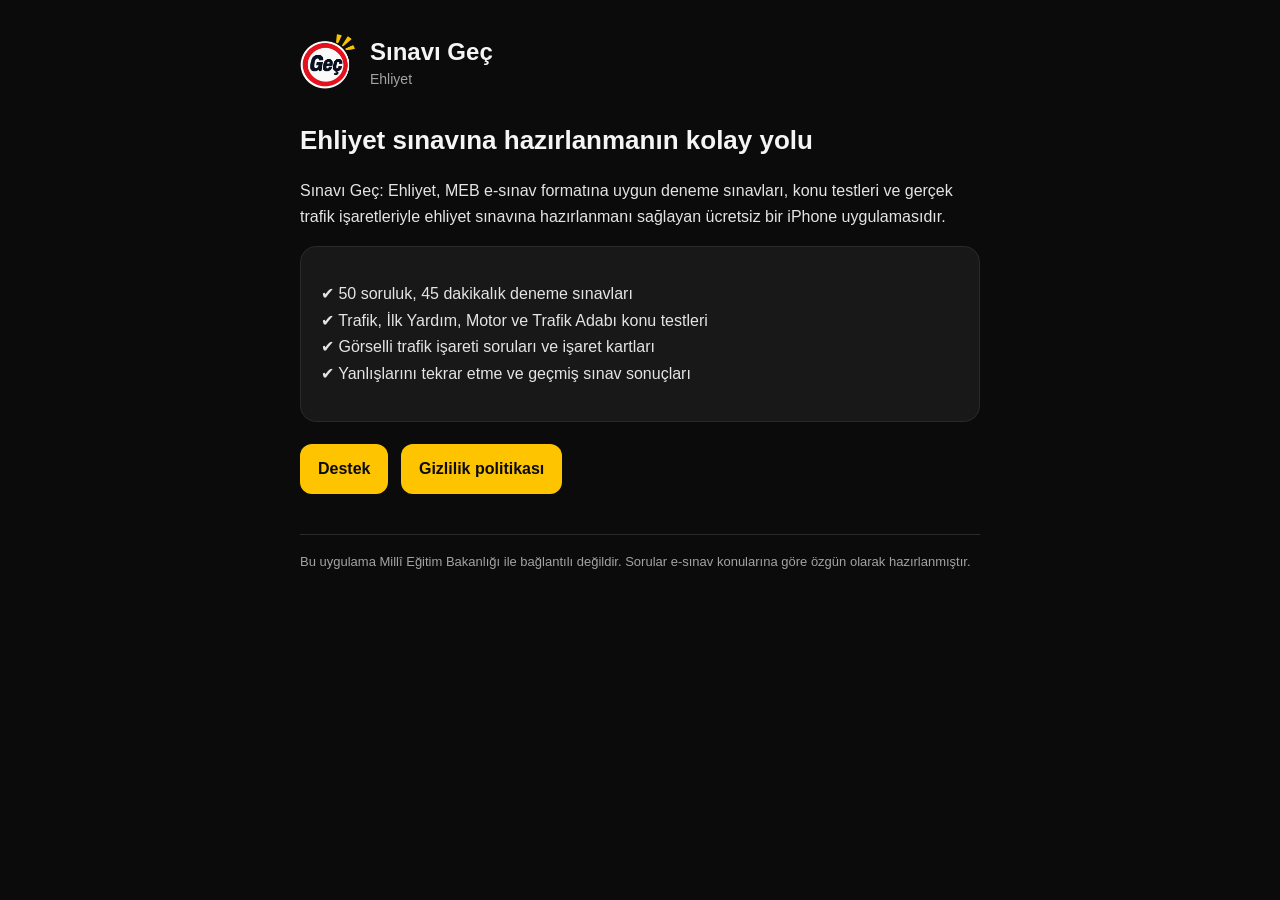
<file: index.html>
<!DOCTYPE html>
<html lang="tr">
<head>
<meta charset="utf-8">
<meta name="viewport" content="width=device-width, initial-scale=1">
<title>Sınavı Geç: Ehliyet</title>
<link rel="stylesheet" href="stil.css">
</head>
<body>
<main>
  <header>
    <img src="logo.png" alt="Sınavı Geç logosu">
    <div><div class="ad">Sınavı Geç</div><div class="alt">Ehliyet</div></div>
  </header>
  <h1>Ehliyet sınavına hazırlanmanın kolay yolu</h1>
  <p>Sınavı Geç: Ehliyet, MEB e-sınav formatına uygun deneme sınavları, konu testleri ve gerçek trafik işaretleriyle ehliyet sınavına hazırlanmanı sağlayan ücretsiz bir iPhone uygulamasıdır.</p>
  <div class="kart">
    <p>✔ 50 soruluk, 45 dakikalık deneme sınavları<br>
    ✔ Trafik, İlk Yardım, Motor ve Trafik Adabı konu testleri<br>
    ✔ Görselli trafik işareti soruları ve işaret kartları<br>
    ✔ Yanlışlarını tekrar etme ve geçmiş sınav sonuçları</p>
  </div>
  <a class="dugme" href="destek.html">Destek</a>
  <a class="dugme" href="gizlilik.html">Gizlilik politikası</a>
  <footer>Bu uygulama Millî Eğitim Bakanlığı ile bağlantılı değildir. Sorular e-sınav konularına göre özgün olarak hazırlanmıştır.</footer>
</main>
</body>
</html>
</file>
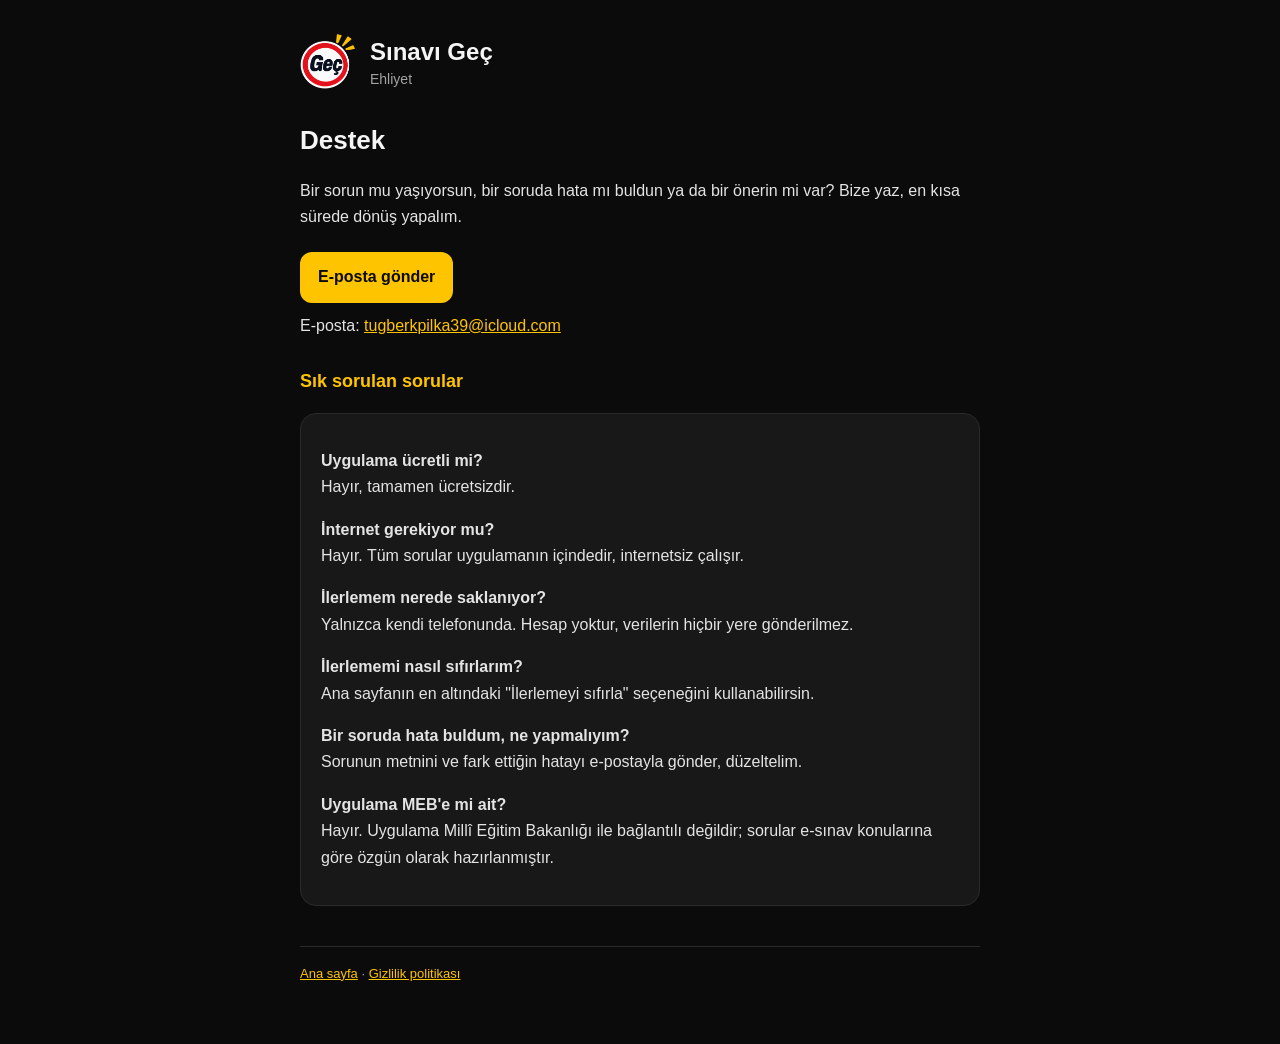
<file: destek.html>
<!DOCTYPE html>
<html lang="tr">
<head>
<meta charset="utf-8">
<meta name="viewport" content="width=device-width, initial-scale=1">
<title>Destek · Sınavı Geç: Ehliyet</title>
<link rel="stylesheet" href="stil.css">
</head>
<body>
<main>
  <header>
    <img src="logo.png" alt="Sınavı Geç logosu">
    <div><div class="ad">Sınavı Geç</div><div class="alt">Ehliyet</div></div>
  </header>
  <h1>Destek</h1>
  <p>Bir sorun mu yaşıyorsun, bir soruda hata mı buldun ya da bir önerin mi var? Bize yaz, en kısa sürede dönüş yapalım.</p>
  <a class="dugme" href="mailto:tugberkpilka39@icloud.com?subject=S%C4%B1nav%C4%B1%20Ge%C3%A7%20Destek">E-posta gönder</a>
  <p style="margin-top:10px">E-posta: <a href="mailto:tugberkpilka39@icloud.com">tugberkpilka39@icloud.com</a></p>

  <h2>Sık sorulan sorular</h2>
  <div class="kart">
    <p><strong>Uygulama ücretli mi?</strong><br>Hayır, tamamen ücretsizdir.</p>
    <p><strong>İnternet gerekiyor mu?</strong><br>Hayır. Tüm sorular uygulamanın içindedir, internetsiz çalışır.</p>
    <p><strong>İlerlemem nerede saklanıyor?</strong><br>Yalnızca kendi telefonunda. Hesap yoktur, verilerin hiçbir yere gönderilmez.</p>
    <p><strong>İlerlememi nasıl sıfırlarım?</strong><br>Ana sayfanın en altındaki "İlerlemeyi sıfırla" seçeneğini kullanabilirsin.</p>
    <p><strong>Bir soruda hata buldum, ne yapmalıyım?</strong><br>Sorunun metnini ve fark ettiğin hatayı e-postayla gönder, düzeltelim.</p>
    <p><strong>Uygulama MEB'e mi ait?</strong><br>Hayır. Uygulama Millî Eğitim Bakanlığı ile bağlantılı değildir; sorular e-sınav konularına göre özgün olarak hazırlanmıştır.</p>
  </div>

  <footer><a href="index.html">Ana sayfa</a> · <a href="gizlilik.html">Gizlilik politikası</a></footer>
</main>
</body>
</html>
</file>
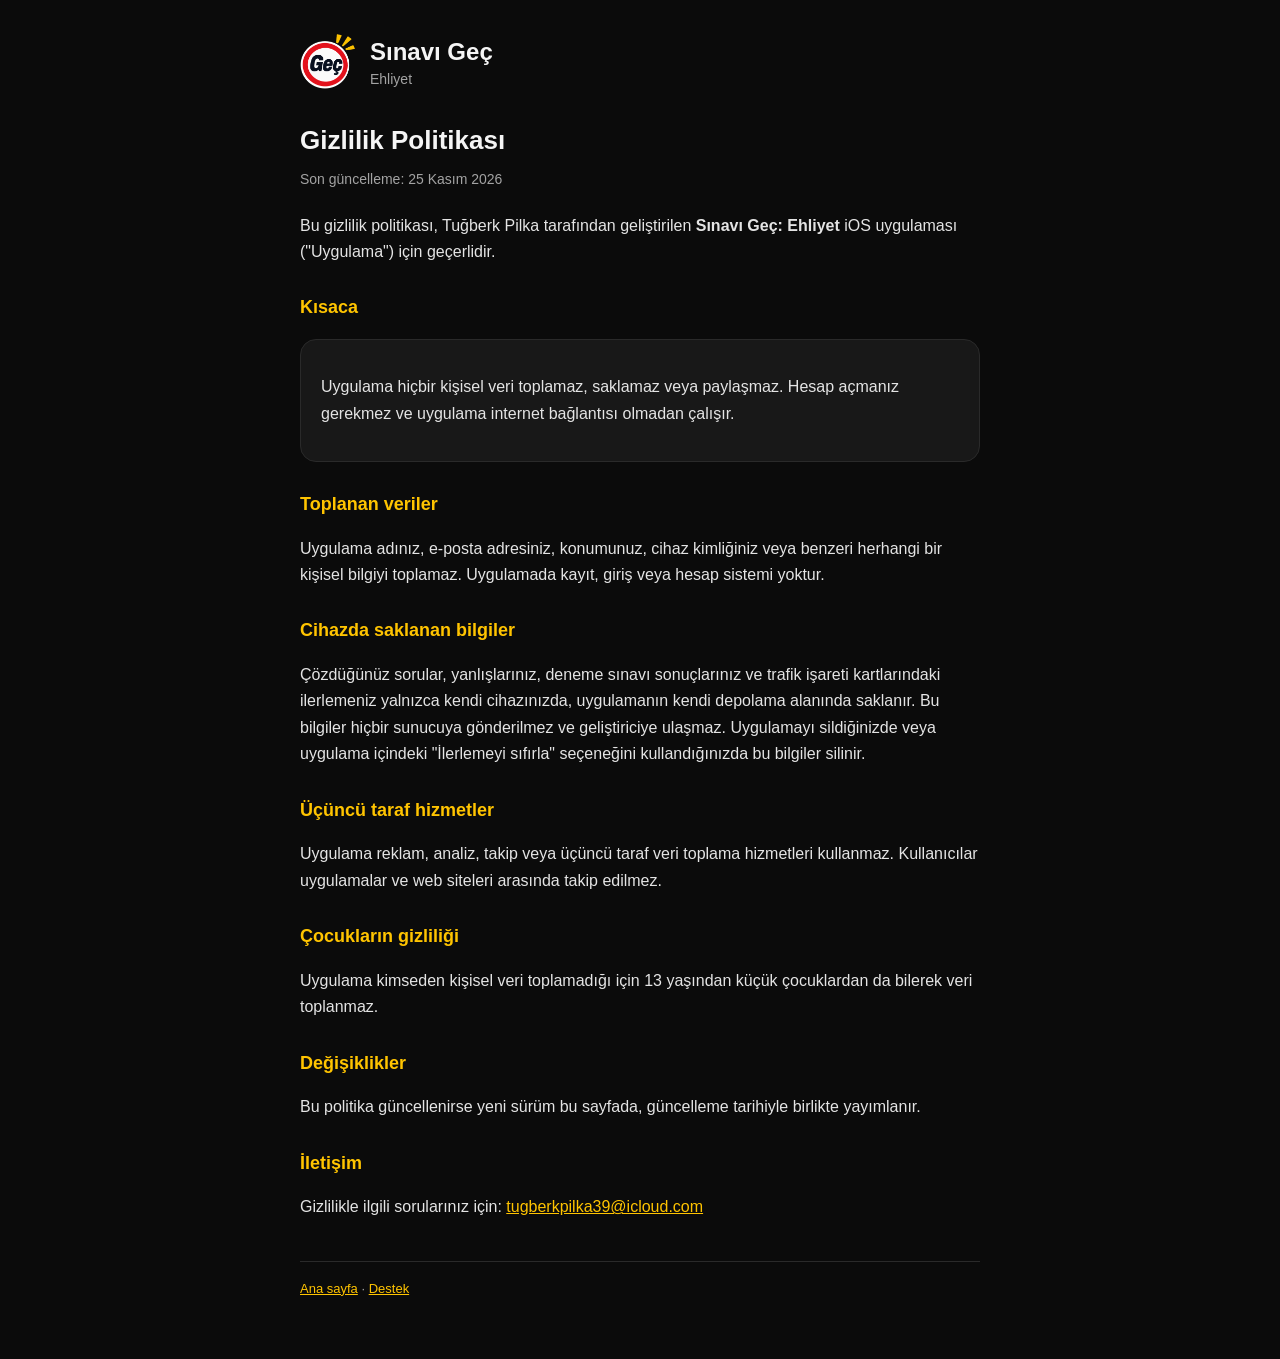
<file: gizlilik.html>
<!DOCTYPE html>
<html lang="tr">
<head>
<meta charset="utf-8">
<meta name="viewport" content="width=device-width, initial-scale=1">
<title>Gizlilik Politikası · Sınavı Geç: Ehliyet</title>
<link rel="stylesheet" href="stil.css">
</head>
<body>
<main>
  <header>
    <img src="logo.png" alt="Sınavı Geç logosu">
    <div><div class="ad">Sınavı Geç</div><div class="alt">Ehliyet</div></div>
  </header>
  <h1>Gizlilik Politikası</h1>
  <div class="tarih">Son güncelleme: 25 Kasım 2026</div>

  <p>Bu gizlilik politikası, Tuğberk Pilka tarafından geliştirilen <strong>Sınavı Geç: Ehliyet</strong> iOS uygulaması ("Uygulama") için geçerlidir.</p>

  <h2>Kısaca</h2>
  <div class="kart"><p>Uygulama hiçbir kişisel veri toplamaz, saklamaz veya paylaşmaz. Hesap açmanız gerekmez ve uygulama internet bağlantısı olmadan çalışır.</p></div>

  <h2>Toplanan veriler</h2>
  <p>Uygulama adınız, e-posta adresiniz, konumunuz, cihaz kimliğiniz veya benzeri herhangi bir kişisel bilgiyi toplamaz. Uygulamada kayıt, giriş veya hesap sistemi yoktur.</p>

  <h2>Cihazda saklanan bilgiler</h2>
  <p>Çözdüğünüz sorular, yanlışlarınız, deneme sınavı sonuçlarınız ve trafik işareti kartlarındaki ilerlemeniz yalnızca kendi cihazınızda, uygulamanın kendi depolama alanında saklanır. Bu bilgiler hiçbir sunucuya gönderilmez ve geliştiriciye ulaşmaz. Uygulamayı sildiğinizde veya uygulama içindeki "İlerlemeyi sıfırla" seçeneğini kullandığınızda bu bilgiler silinir.</p>

  <h2>Üçüncü taraf hizmetler</h2>
  <p>Uygulama reklam, analiz, takip veya üçüncü taraf veri toplama hizmetleri kullanmaz. Kullanıcılar uygulamalar ve web siteleri arasında takip edilmez.</p>

  <h2>Çocukların gizliliği</h2>
  <p>Uygulama kimseden kişisel veri toplamadığı için 13 yaşından küçük çocuklardan da bilerek veri toplanmaz.</p>

  <h2>Değişiklikler</h2>
  <p>Bu politika güncellenirse yeni sürüm bu sayfada, güncelleme tarihiyle birlikte yayımlanır.</p>

  <h2>İletişim</h2>
  <p>Gizlilikle ilgili sorularınız için: <a href="mailto:tugberkpilka39@icloud.com">tugberkpilka39@icloud.com</a></p>

  <footer><a href="index.html">Ana sayfa</a> · <a href="destek.html">Destek</a></footer>
</main>
</body>
</html>
</file>
<file: stil.css>
:root { --zemin:#0B0B0B; --kart:#181818; --yazi:#F5F5F5; --soluk:#A3A3A3; --sari:#FFC400; --cizgi:#2A2A2A; }
* { box-sizing: border-box; }
body { margin:0; background:var(--zemin); color:var(--yazi); font-family:-apple-system, BlinkMacSystemFont, "Segoe UI", Roboto, sans-serif; line-height:1.65; }
main { max-width:720px; margin:0 auto; padding:32px 20px 60px; }
header { display:flex; align-items:center; gap:14px; margin-bottom:28px; }
header img { width:56px; height:56px; }
header .ad { font-size:24px; font-weight:800; }
header .alt { color:var(--soluk); font-size:14px; margin-top:-4px; }
h1 { font-size:26px; margin:0 0 6px; }
h2 { font-size:18px; color:var(--sari); margin:28px 0 8px; }
p, li { color:#E4E4E4; }
.tarih { color:var(--soluk); font-size:14px; margin-bottom:22px; }
.kart { background:var(--kart); border:1px solid var(--cizgi); border-radius:16px; padding:18px 20px; margin:16px 0; }
a { color:var(--sari); }
.dugme { display:inline-block; background:var(--sari); color:#0B0B0B; font-weight:800; padding:12px 18px; border-radius:12px; text-decoration:none; margin:6px 8px 0 0; }
footer { margin-top:40px; color:var(--soluk); font-size:13px; border-top:1px solid var(--cizgi); padding-top:16px; }
</file>
